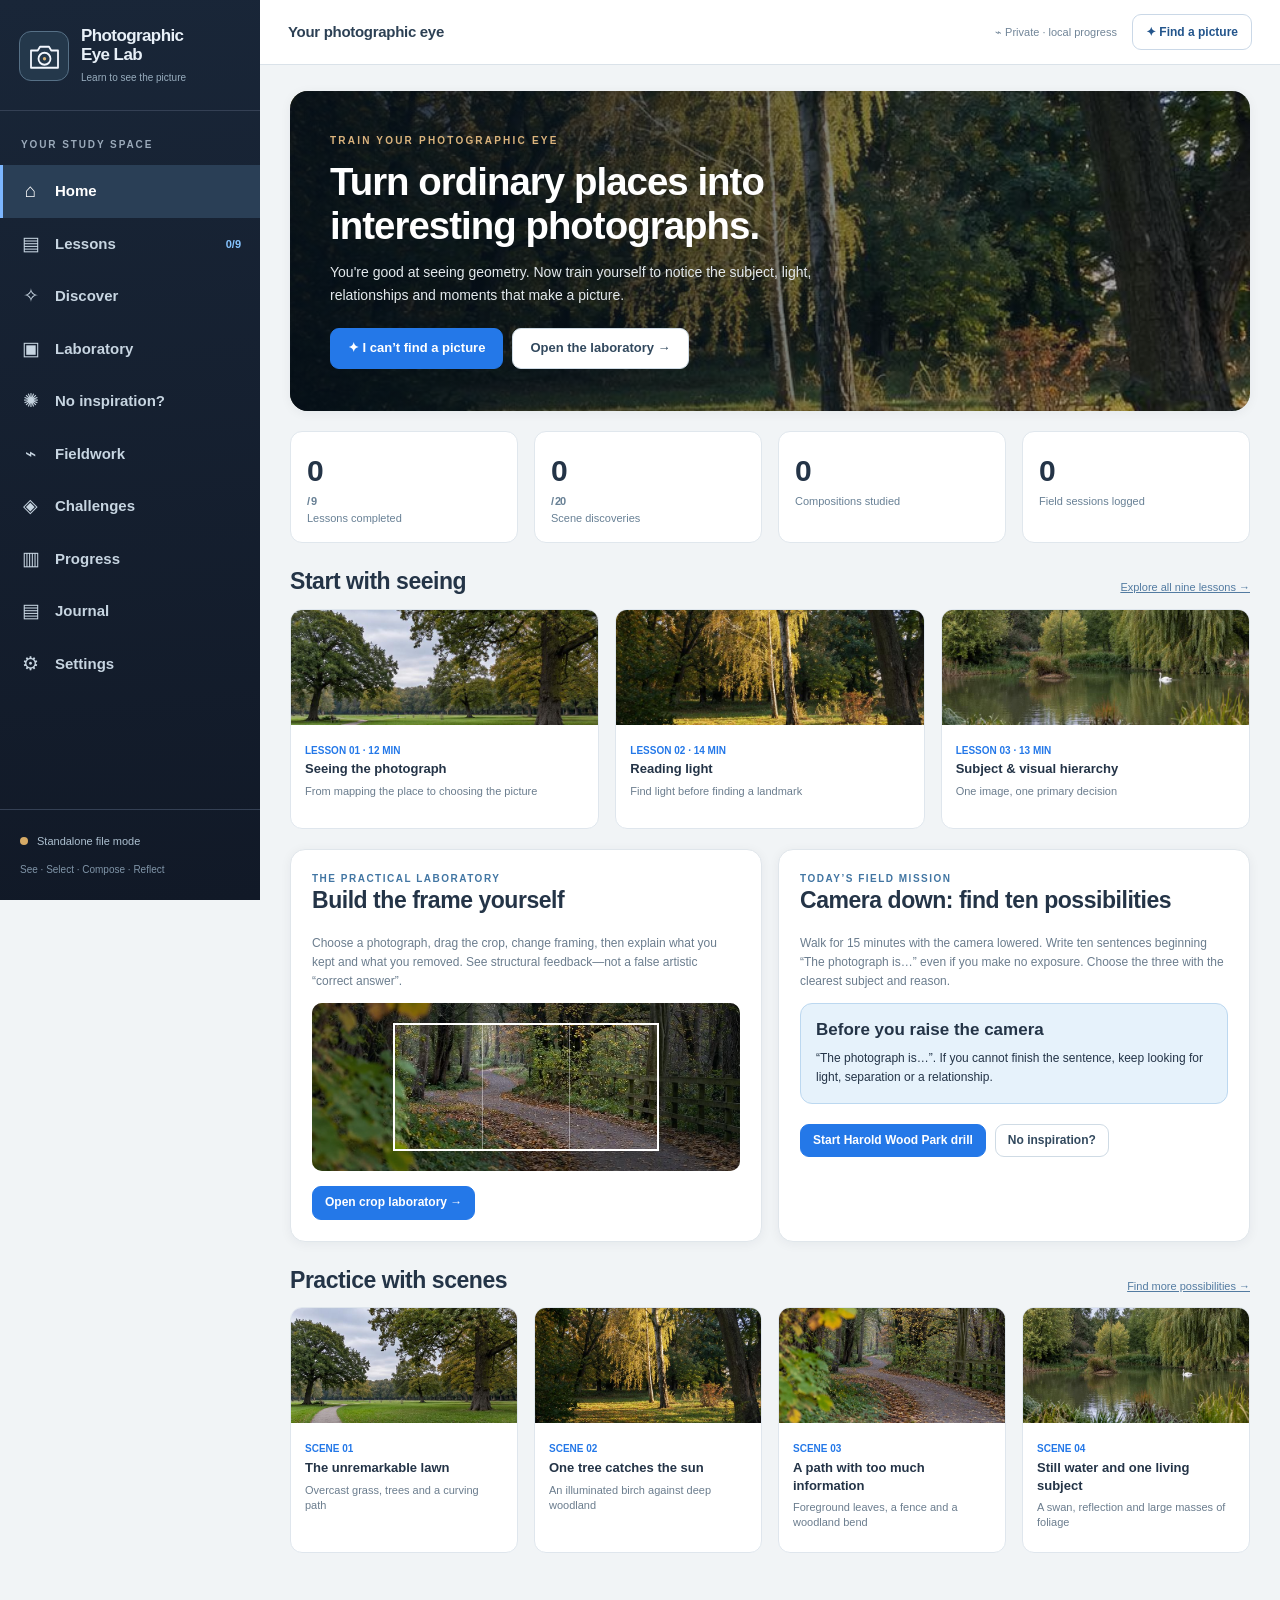
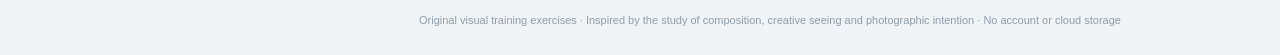
<file: index.html>
<!doctype html>
<html lang="en">
<head>
<meta charset="utf-8" />
<meta name="viewport" content="width=device-width,initial-scale=1,viewport-fit=cover" />
<meta name="theme-color" content="#101a28" />
<meta name="description" content="Offline visual photography training: learn to find a photograph in ordinary places through guided scene discovery, composition practice, fieldwork and feedback." />
<meta name="apple-mobile-web-app-capable" content="yes" />
<meta name="apple-mobile-web-app-title" content="Eye Lab" />
<meta name="apple-mobile-web-app-status-bar-style" content="black-translucent" />
<title>Photographic Eye Lab · Learn to see the picture</title>



<link rel="stylesheet" href="./styles.css">
<link rel="manifest" href="./manifest.webmanifest"><link rel="icon" href="./icons/icon.svg" type="image/svg+xml"><link rel="apple-touch-icon" href="./icons/icon.svg"></head>
<body>
<div class="app-shell">
  <aside class="sidebar" id="sidebar">
    <div class="brand"><div class="brandmark" aria-hidden="true"><svg viewBox="0 0 44 44"><path d="M4 14h9l3-5h12l3 5h9v23H4z" fill="none" stroke="currentColor" stroke-width="2.4" stroke-linejoin="round"/><circle cx="22" cy="25" r="8" fill="none" stroke="currentColor" stroke-width="2.4"/><circle cx="22" cy="25" r="2.2" fill="#dcb577"/></svg></div><div class="brandname"><strong>Photographic<br>Eye Lab</strong><span>Learn to see the picture</span></div></div>
    <div class="sidebar-tag">YOUR STUDY SPACE</div>
    <nav id="side-nav" aria-label="Main navigation"></nav>
    <div class="sidebar-bottom"><div id="cache-status" class="status-chip"><i></i> Checking offline readiness</div><small>See · Select · Compose · Reflect</small></div>
  </aside>
  <div class="app-body">
    <header class="topbar"><div class="top-title"><button class="menu-btn" type="button" id="menu-toggle" aria-label="Toggle menu">☰</button><span id="top-title">Your photographic eye</span></div><div class="top-actions"><span class="privacy-pill">⌁ Private · local progress</span><button class="top-link" type="button" id="quick-discover">✦ Find a picture</button></div></header>
    <main id="page" tabindex="-1"><div class="initial-loading">Preparing your workspace…</div></main>
    <footer class="app-footer">Original visual training exercises · Inspired by the study of composition, creative seeing and photographic intention · No account or cloud storage</footer>
  </div>
</div>
<nav class="mobile-tabs" id="mobile-tabs" aria-label="Mobile navigation"></nav>
<div id="toast" class="toast" role="status" aria-live="polite"></div>
<div id="modal" class="modal-root" aria-live="polite"></div>
<script src="./data.js"></script>
<script src="./app.js"></script>
</body>
</html>
</file>
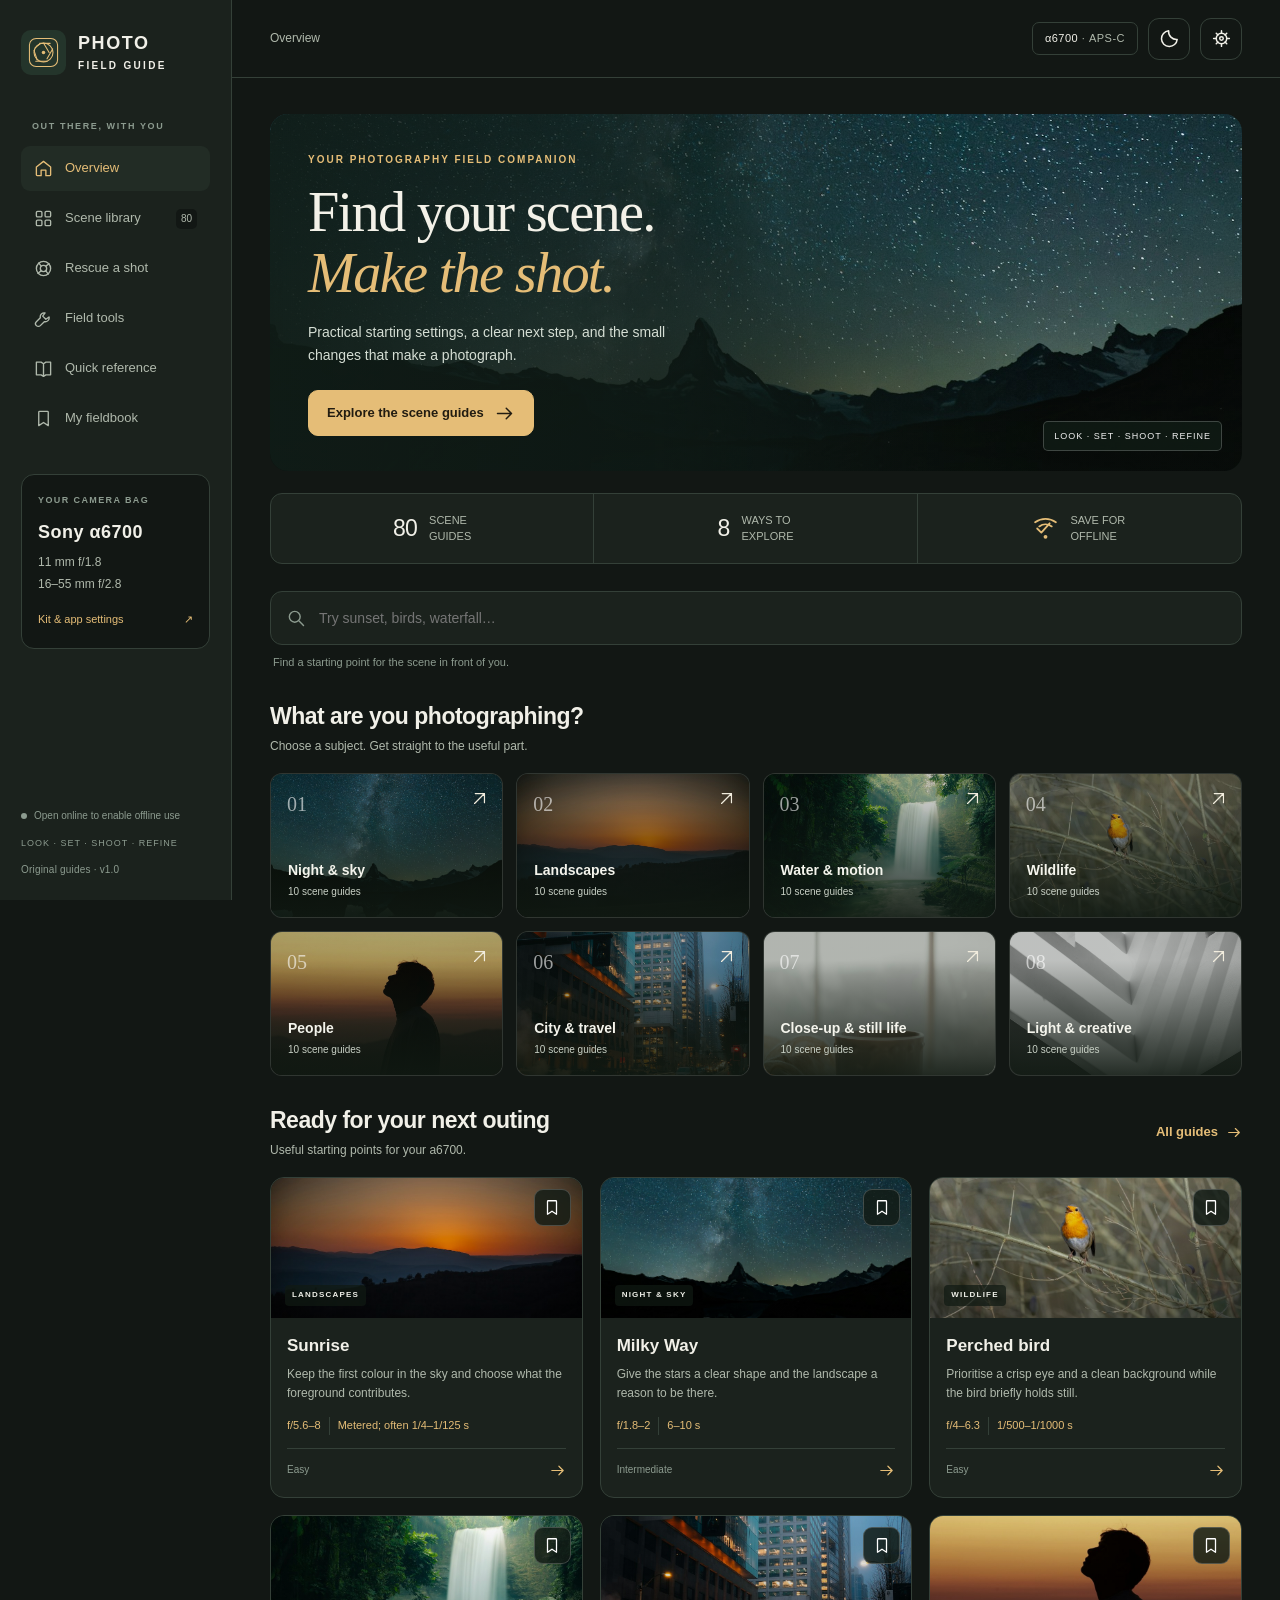
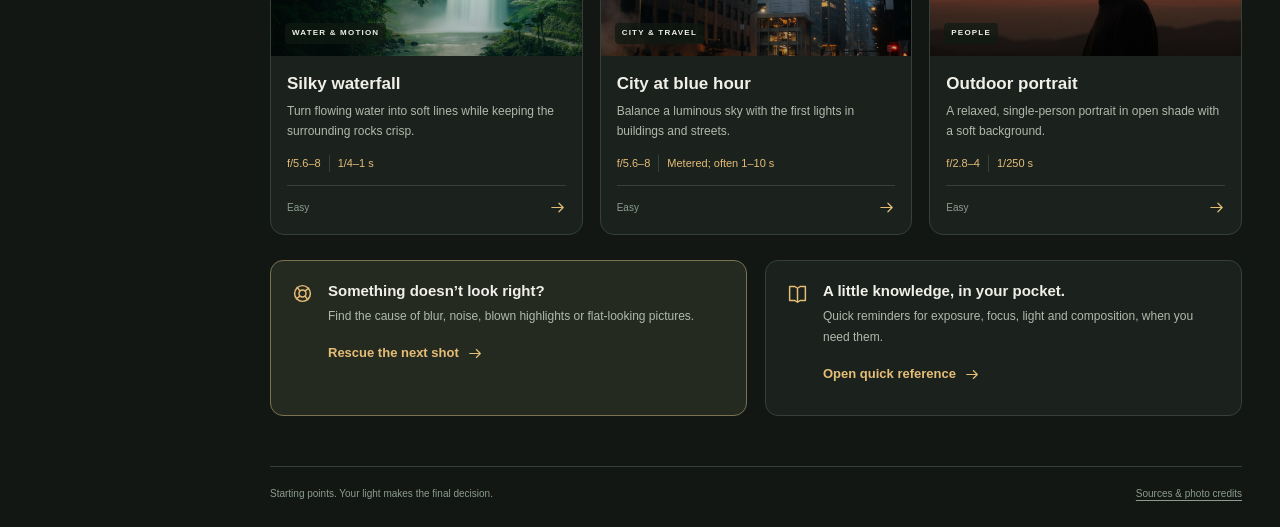
<file: field-guide/index.html>
<!doctype html>
<html lang="en" data-theme="dark">
<head>
  <meta charset="utf-8">
  <meta name="viewport" content="width=device-width,initial-scale=1,viewport-fit=cover">
  <meta name="theme-color" content="#121714">
  <meta name="description" content="80 practical photography scene guides. Starting settings, composition, troubleshooting and field tools, with Sony a6700 guidance. Works offline.">
  <meta name="application-name" content="Photo Field Guide">
  <meta name="apple-mobile-web-app-capable" content="yes">
  <meta name="apple-mobile-web-app-title" content="Field Guide">
  <meta name="apple-mobile-web-app-status-bar-style" content="black-translucent">
  <title>Photo Field Guide · Find your scene</title>
  <link rel="manifest" href="./manifest.webmanifest">
  <link rel="icon" type="image/svg+xml" href="./icons/icon.svg">
  <link rel="apple-touch-icon" href="./icons/apple-touch-icon.png">
  <link rel="stylesheet" href="./styles.css">
  <script src="./data.js" defer></script>
  <script src="./reference.js" defer></script>
  <script src="./calculators.js" defer></script>
  <script src="./app.js" defer></script>
</head>
<body data-app="photo-field-guide">
  <a class="skip-link" href="#main">Skip to content</a>
  <div class="app-shell" id="fg-shell">
    <aside class="sidebar" aria-label="App navigation">
      <a href="#home" class="brand" aria-label="Photo Field Guide home">
        <img src="./icons/icon.svg" alt="" width="45" height="45">
        <span>PHOTO<span class="brand-bottom">FIELD GUIDE</span></span>
      </a>
      <p class="nav-label">OUT THERE, WITH YOU</p>
      <nav id="desktop-nav" aria-label="Main navigation"></nav>
      <div class="sidebar-card"><span class="eyebrow">YOUR CAMERA BAG</span><strong>Sony α6700</strong><p>11 mm f/1.8<br>16–55 mm f/2.8</p><a href="#settings">Kit & app settings <span aria-hidden="true">↗</span></a></div>
      <div class="sidebar-bottom"><span class="offline-status" data-offline-status>Preparing offline files</span><span>LOOK · SET · SHOOT · REFINE</span><small>Original guides · v1.0</small></div>
    </aside>
    <div class="app-body">
      <header class="topbar">
        <a href="#home" class="mobile-brand"><img src="./icons/icon.svg" alt="" width="32" height="32"><span>PHOTO FIELD GUIDE</span></a>
        <span id="section-name" class="desktop-label">Your field companion</span>
        <div class="top-actions"><span class="kit-pill">α6700 <span>· APS-C</span></span><button type="button" class="icon-button" data-action="theme" aria-label="Switch colour theme" title="Switch colour theme"></button><a href="#settings" class="icon-button" aria-label="Settings" id="settings-link"></a></div>
      </header>
      <main id="main" tabindex="-1"><div class="loading-state"><span class="eyebrow">PHOTO FIELD GUIDE</span><h1>Preparing your field guide…</h1><p>Scene settings, practical fixes and a better next shot.</p></div></main>
      <footer class="app-footer"><span>Starting points. Your light makes the final decision.</span><a href="#about">Sources & photo credits</a></footer>
    </div>
  </div>
  <nav class="bottom-nav" id="mobile-nav" aria-label="Mobile navigation"></nav>
  <div id="toast" class="toast" role="status" aria-live="polite"></div>
  <div id="storage-alert" class="storage-alert" role="alert" hidden></div>
  <input type="file" id="import-file" accept="application/json,.json" hidden>
  <noscript><div class="noscript">This guide needs JavaScript enabled. Once loaded, the whole guide works offline.</div></noscript>
</body>
</html>
</file>
<file: styles.css>
:root{--nav:#141e2e;--nav2:#1b283a;--ink:#243447;--muted:#6b7d8e;--line:#dae2e9;--bg:#f1f4f6;--surface:#fff;--a:#2478e8;--ah:#105fc5;--gold:#d6aa66;--soft:#eaf1fc;--green:#2f956d;--r:15px;--shadow:0 2px 12px rgba(26,42,59,.055)}
*{box-sizing:border-box}html{scroll-behavior:smooth}body{margin:0;color:var(--ink);font:15px/1.5 -apple-system,BlinkMacSystemFont,"Segoe UI",Roboto,Arial,sans-serif;background:var(--bg)}button,input,textarea,select{font:inherit}button{cursor:pointer}button:focus-visible,a:focus-visible,input:focus-visible,textarea:focus-visible,select:focus-visible,[tabindex]:focus-visible{outline:3px solid #80b6fa;outline-offset:3px}a{color:var(--a)}h1,h2,h3,h4,p{margin-top:0}h1{font-size:clamp(26px,3vw,40px);line-height:1.15;letter-spacing:-.025em}h2{font-size:23px;line-height:1.25;letter-spacing:-.02em}h3{font-size:17px;line-height:1.3}h4{font-size:14px}p{line-height:1.6}.app-shell{display:flex;min-height:100vh}.sidebar{width:260px;min-width:260px;background:linear-gradient(175deg,#192638,#111927);color:#e8f0f8;display:flex;flex-direction:column;position:sticky;top:0;height:100vh}.brand{display:flex;gap:12px;align-items:center;padding:27px 19px 25px;border-bottom:1px solid #344054}.brandmark{width:50px;height:50px;border:1px solid #567086;border-radius:12px;display:grid;place-items:center;color:#f4f8ff;background:#24384b;flex-shrink:0}.brandmark svg{width:33px}.brandname strong{font-size:17px;letter-spacing:-.035em;line-height:1.1;display:block}.brandname span{display:block;color:#98adbe;font-size:10px;margin-top:6px}.sidebar-tag{font-size:10px;letter-spacing:.19em;color:#9baaba;padding:26px 21px 13px;font-weight:700}.nav-link{appearance:none;color:#c7d5e1;border:0;background:transparent;display:flex;align-items:center;gap:13px;width:100%;padding:12px 19px;text-align:left;font-weight:600;transition:background .15s}.nav-link:hover{background:#25384c;color:#fff}.nav-link.active{background:#2a3f56;color:#fff;border-left:3px solid #7cb6ff;padding-left:16px}.nav-ico{font-size:19px;font-weight:400;width:23px;text-align:center}.nav-link small{margin-left:auto;color:#86c4ff;font-size:11px}.sidebar-bottom{margin-top:auto;padding:23px 20px;border-top:1px solid #344054}.sidebar-bottom small{display:block;color:#8095a8;font-size:10px;margin-top:13px}.status-chip{display:flex;align-items:center;gap:9px;font-size:11px;color:#adc0d0}.status-chip i{width:8px;height:8px;border-radius:50%;background:#d6aa66;flex-shrink:0}.status-chip.ready i{background:#55c58a}.app-body{flex:1;min-width:0;display:flex;flex-direction:column}.topbar{height:65px;position:sticky;top:0;z-index:10;background:rgba(255,255,255,.96);backdrop-filter:blur(12px);border-bottom:1px solid var(--line);display:flex;align-items:center;justify-content:space-between;padding:0 28px}.top-title{font-weight:720;letter-spacing:-.02em;color:#2c4054}.top-actions{display:flex;align-items:center;gap:15px}.privacy-pill{font-size:11px;color:#718598}.menu-btn{display:none;background:transparent;border:0;font-size:20px;margin-right:10px}.top-link{border:1px solid #cad8e7;border-radius:9px;background:#fff;padding:8px 13px;color:#23558c;font-weight:700;font-size:12px}.top-link:hover{background:var(--soft)}#page{flex:1;max-width:1580px;width:100%;margin:0 auto;padding:26px 30px 44px}.app-footer{text-align:center;padding:15px 20px 27px;color:#8e9da9;font-size:11px}.mobile-tabs{display:none}.initial-loading{padding:60px;color:var(--muted);text-align:center}.hero{position:relative;isolation:isolate;min-height:320px;background:#102034 center/cover;border-radius:18px;color:#fff;overflow:hidden;box-shadow:var(--shadow);display:flex;align-items:center}.hero:before{content:"";position:absolute;inset:0;background:linear-gradient(90deg,rgba(5,15,26,.88),rgba(11,25,34,.55) 51%,rgba(17,30,42,.2));z-index:-1}.hero-content{max-width:660px;padding:36px 40px}.eyebrow{text-transform:uppercase;font-size:10px;letter-spacing:.22em;font-weight:800;color:#dbb47d;margin-bottom:12px}.hero h1{max-width:580px;color:#fff;margin-bottom:13px}.hero p{color:#e3e9ed;max-width:520px;font-size:14px;margin-bottom:22px}.btn{appearance:none;background:var(--a);color:#fff;border:1px solid var(--a);border-radius:9px;display:inline-flex;gap:9px;align-items:center;justify-content:center;padding:11px 17px;font-size:13px;font-weight:700;transition:all .15s;text-decoration:none;line-height:1.3}.btn:hover{background:var(--ah);border-color:var(--ah);color:#fff}.btn.secondary{background:white;border-color:#cfdbe5;color:#32495e}.btn.secondary:hover{background:#f2f7fd;border-color:#aac8e8}.btn.dark{background:#27394b;border-color:#27394b}.btn.subtle{background:transparent;color:var(--a);border-color:transparent}.btn.warn{background:#b4574b;border-color:#b4574b}.btn:disabled{opacity:.5;cursor:not-allowed}.btn.sm{font-size:12px;padding:8px 12px}.btn-row{display:flex;gap:9px;align-items:center;flex-wrap:wrap}.section-head{display:flex;align-items:end;justify-content:space-between;gap:15px;margin:24px 0 13px}.section-head h2,.section-head h3{margin:0}.section-head small{color:var(--muted)}.section-kicker{font-size:10px;font-weight:800;letter-spacing:.15em;color:#4276a3;text-transform:uppercase}.grid{display:grid;gap:16px}.grid-2{grid-template-columns:repeat(2,minmax(0,1fr))}.grid-3{grid-template-columns:repeat(3,minmax(0,1fr))}.grid-4{grid-template-columns:repeat(4,minmax(0,1fr))}.panel{background:var(--surface);border-radius:var(--r);border:1px solid #e0e6eb;box-shadow:var(--shadow);padding:21px;min-width:0}.panel.no-pad{padding:0;overflow:hidden}.panel h3{margin-bottom:8px}.muted{color:var(--muted)}.small{font-size:12px}.tiny{font-size:11px}.mb0{margin-bottom:0}.mt20{margin-top:20px}.mt12{margin-top:12px}.list-clean{padding-left:18px}.list-clean li{margin:9px 0}.list-clean li::marker{color:var(--a)}.feature-card{position:relative;border-radius:12px;overflow:hidden;background:#fff;border:1px solid #dfe6ed;min-height:220px;cursor:pointer;transition:transform .15s,box-shadow .15s}.feature-card:hover{transform:translateY(-3px);box-shadow:0 12px 24px rgba(18,32,45,.09)}.feature-card .photo{height:115px;background:#cdd6d9 center/cover}.feature-card .feature-info{padding:13px 14px 15px}.feature-card strong{display:block;font-size:13px;line-height:1.35}.feature-card p{font-size:11px;color:var(--muted);line-height:1.4;margin:6px 0}.feature-card .tag{font-size:10px;color:var(--a);font-weight:750}.lesson-grid{display:grid;grid-template-columns:repeat(3,minmax(0,1fr));gap:14px}.lesson-card{padding:18px;border-radius:13px;background:white;border:1px solid #dce5ed;cursor:pointer;transition:transform .15s}.lesson-card:hover{transform:translateY(-2px);border-color:#b6d4f2}.lesson-no{display:inline-block;font-size:24px;line-height:1;font-weight:800;color:#84a7cc;margin-bottom:14px}.lesson-card h3{margin-bottom:6px}.lesson-card p{font-size:12px;color:var(--muted);margin-bottom:12px}.pill{display:inline-flex;align-items:center;gap:5px;font-size:10px;font-weight:750;padding:5px 9px;border-radius:20px;background:#edf3fa;color:#416b8f}.pill.green{background:#e3f4ec;color:#287854}.pill.gold{background:#fff1dd;color:#8b6537}.pill.red{background:#fff0ed;color:#9a5348}.head-panel{margin-bottom:20px;display:flex;justify-content:space-between;gap:20px;align-items:end}.head-panel h1{font-size:31px;margin:4px 0 7px}.head-panel p{color:var(--muted);max-width:760px;margin:0}.back-link{background:transparent;border:0;color:#376eac;padding:0;display:inline-flex;align-items:center;gap:4px;font-weight:700;font-size:12px;margin-bottom:10px}.lesson-hero{display:grid;grid-template-columns:minmax(0,1.2fr) minmax(0,.8fr);min-height:270px;border-radius:14px;overflow:hidden;background:#19283a;color:#fff;margin-bottom:20px}.lesson-hero .lesson-photo{background-position:center;background-size:cover;min-height:255px}.lesson-hero .lesson-intro{padding:28px;display:flex;flex-direction:column;justify-content:center}.lesson-hero h2{font-size:26px;color:#fff}.lesson-hero p{font-size:13px;color:#c5d3df;margin-bottom:15px}.lesson-hero .eyebrow{margin-bottom:5px}.lesson-hero .pill{align-self:flex-start}.principles{display:grid;grid-template-columns:repeat(2,minmax(0,1fr));gap:13px}.principle{padding:18px;border:1px solid #dfE7ec;background:#fff;border-radius:12px}.principle .index{display:grid;place-items:center;width:26px;height:26px;background:#e6effa;color:#3371b4;font-size:11px;border-radius:7px;font-weight:850;margin-bottom:13px}.principle h3{font-size:15px;margin-bottom:6px}.principle p{color:var(--muted);font-size:12px;margin:0}.exercise-box{border-left:4px solid var(--gold);padding:19px 22px;background:#fffaf2;border-radius:10px;margin-top:18px}.exercise-box h3{margin-bottom:8px}.exercise-box p{margin:0}.quote{font-size:19px;line-height:1.4;color:#2d455b;border-left:3px solid var(--gold);padding-left:15px;font-weight:650}.note{background:#f2f6fa;border:1px solid #e2eaf0;border-radius:10px;padding:14px 16px;margin-top:13px}.divider{height:1px;background:#e4ebf0;margin:19px 0}.scene-banner{display:grid;grid-template-columns:1.3fr 1fr;gap:0;border-radius:14px;overflow:hidden;background:#1b2939;color:#fff}.scene-banner .picture{min-height:280px;background-position:center;background-size:cover}.scene-banner .scene-summary{padding:28px}.scene-banner p{color:#c3d1df;font-size:13px}.scene-banner h2{color:white}.scene-picker{display:flex;gap:10px;flex-wrap:wrap;margin-bottom:14px}.scene-tab{border:1px solid #cad7e2;background:#fff;padding:8px 12px;border-radius:8px;color:#354e66;font-size:12px;font-weight:700}.scene-tab.active{background:#2a5e9c;border-color:#2a5e9c;color:white}.scene-map{width:100%;position:relative;aspect-ratio:3/2;border-radius:12px;overflow:hidden;background:#283b44;touch-action:manipulation}.scene-map img{width:100%;height:100%;display:block;object-fit:cover}.hotspot{position:absolute;transform:translate(-50%,-50%);width:28px;height:28px;border:2px solid white;background:#237bd9c9;color:#fff;border-radius:50%;box-shadow:0 0 0 7px rgba(35,123,217,.20);display:grid;place-items:center;font-size:11px;font-weight:800;transition:transform .15s;z-index:2}.hotspot:hover,.hotspot.open{transform:translate(-50%,-50%) scale(1.18);background:#c8873e}.hotspot.open{box-shadow:0 0 0 7px rgba(215,165,105,.22)}.hotspot.hidden-point{opacity:.75;background:#204c6c}.reveal-card{min-height:210px;border-radius:12px;border:1px solid #dde6ee;padding:18px;background:#fff}.reveal-card h3{margin-top:2px}.reveal-card p{font-size:13px;color:#53697c}.feedback-key{border-left:3px solid #dba15b;background:#fff8ef;border-radius:6px;padding:10px;font-size:12px;margin:12px 0}.lab-layout{display:grid;grid-template-columns:minmax(0,1.7fr) minmax(260px,1fr);gap:16px}.canvas-shell{background:#0f1925;border-radius:12px;padding:12px}.canvas-wrap{position:relative;touch-action:none;user-select:none;border-radius:6px;overflow:hidden;line-height:0}.canvas-wrap canvas{width:100%;height:auto;display:block;touch-action:none;cursor:crosshair}.canvas-help{font-size:11px;color:#bacad7;margin-top:12px}.control{margin:13px 0}.control label{display:flex;justify-content:space-between;gap:12px;font-size:12px;font-weight:750;color:#3d5267;margin-bottom:6px}.control input[type=range]{width:100%;accent-color:#286cbd}.control input[type=text],.control input[type=number],.control select{width:100%;border:1px solid #cedce8;border-radius:8px;padding:10px 11px;background:#fff;color:#304456}.seg{display:flex;gap:4px;padding:4px;border-radius:10px;background:#ecf2f7}.seg button{flex:1;border:0;background:transparent;padding:8px 6px;border-radius:8px;font-size:12px;font-weight:700;color:#657c90}.seg button.active{background:#fff;box-shadow:0 1px 4px #0001;color:#215c9c}.field{display:flex;flex-direction:column;gap:6px;margin:12px 0}.field span{font-size:12px;font-weight:800;color:#3f556a}.field input,.field textarea,.field select{border:1px solid #ccd9e3;border-radius:9px;padding:10px 12px;background:#fff;color:#2a3e50;width:100%;font-size:13px}.field textarea{min-height:84px;resize:vertical}.field small{color:#758596}.coach-output{background:#eaf4fd;border:1px solid #cbdef0;padding:14px;border-radius:10px;font-size:12px}.coach-output ul{padding-left:18px;margin:8px 0 0}.coach-output li{margin:6px 0}.find-stage{display:flex;gap:12px;align-items:center;margin:15px 0}.stepnum{height:40px;width:40px;flex:0 0 40px;border-radius:12px;display:grid;place-items:center;background:#d8e8fb;color:#276ab1;font-size:18px;font-weight:900}.prompt-card{background:#f8fbfd;padding:17px;border:1px solid #d7e6ef;border-radius:11px;margin-top:15px}.prompt-card h3{margin-bottom:5px}.prompt-card p{font-size:13px;color:#556e84}.step-progress{display:flex;gap:5px;margin:17px 0}.step-progress span{height:6px;border-radius:10px;flex:1;background:#dfe8f1}.step-progress span.active{background:#3382dc}.step-progress span.done{background:#75b995}.radio-option{display:block;border:1px solid #d7e3ed;border-radius:10px;background:#fff;padding:12px 13px;margin:9px 0;font-size:13px;cursor:pointer}.radio-option:has(input:checked){background:#eef6ff;border-color:#80b7ed}.radio-option input{accent-color:#2478e8;margin-right:10px}.question-no{font-size:11px;letter-spacing:.14em;text-transform:uppercase;color:var(--a);font-weight:900}.quiz-options{display:grid;gap:9px;margin:18px 0}.quiz-option{border:1px solid #d6e0e9;background:white;padding:13px 16px;text-align:left;border-radius:10px;color:#334a60;font-size:13px}.quiz-option:hover{background:#f0f7ff}.quiz-option.chosen{border-color:#408bdb;background:#e7f3ff}.quiz-option.correct{background:#e7f7ed;border-color:#68ad83}.quiz-option.wrong{background:#fff0ec;border-color:#d28982}.quiz-option:disabled{cursor:default}.quiz-feedback{background:#f0f7fd;border-radius:11px;padding:14px;border:1px solid #d3e3f0}.quiz-feedback h3{margin-bottom:7px}.quiz-feedback p{margin:0}.mini-stat{background:#fff;border:1px solid #e0e7ed;padding:16px;border-radius:12px}.mini-stat .value{font-size:30px;font-weight:850;letter-spacing:-.035em}.mini-stat small{display:block;color:#688095;font-size:11px}.progress-bar{width:100%;height:8px;background:#e6edf3;border-radius:10px;overflow:hidden}.progress-bar span{display:block;height:100%;background:linear-gradient(90deg,#347ad1,#6fb3ea);border-radius:10px;max-width:100%;transition:width .2s}.skill-row{margin:13px 0}.skill-row .row-head{display:flex;justify-content:space-between;font-size:12px;margin-bottom:7px;font-weight:650}.assignment-card{background:white;border:1px solid #dae4ec;padding:18px;border-radius:12px;display:flex;flex-direction:column;gap:6px}.assignment-card h3{margin:5px 0 0}.assignment-card p{color:var(--muted);font-size:12px;margin-bottom:4px;flex:1}.assignment-card .btn{align-self:flex-start;margin-top:5px}.checkline{display:flex;align-items:flex-start;gap:10px;margin:13px 0;font-size:13px}.checkline input{margin-top:4px;accent-color:#2478e8;width:17px;height:17px}.journal-entry{padding:16px;border:1px solid #dee8ef;border-radius:11px;background:#fff;margin:10px 0}.journal-entry .entry-title{display:flex;align-items:center;justify-content:space-between;gap:15px}.journal-entry h3{margin:0 0 4px}.journal-entry p{font-size:12px;color:#516679;margin:8px 0}.journal-entry time{font-size:10px;color:#8899a8}.empty{display:grid;justify-items:center;padding:40px;text-align:center;color:#75899b;background:#fff;border:1px dashed #cbdbe7;border-radius:12px}.empty strong{color:#3d556b;margin:8px 0}.empty .symbol{font-size:35px}.reference{display:grid;grid-template-columns:1fr 1fr;gap:10px}.reference .panel{padding:16px}.ref-title{font-weight:800;font-size:13px}.reference p{font-size:12px;margin-bottom:0;color:var(--muted)}.toast{position:fixed;left:50%;bottom:25px;transform:translate(-50%,15px);background:#17283a;color:white;padding:11px 17px;border-radius:10px;box-shadow:0 8px 25px #0003;font-size:12px;z-index:120;opacity:0;pointer-events:none;transition:opacity .18s,transform .18s;max-width:min(92vw,500px);text-align:center}.toast.show{opacity:1;transform:translate(-50%,0)}.modal-root:empty{display:none}.modal-root{position:fixed;inset:0;z-index:80;background:rgba(5,16,30,.7);display:grid;place-items:center;padding:20px}.modal-box{width:min(710px,96vw);max-height:90vh;overflow-y:auto;background:#fff;padding:25px;border-radius:15px;box-shadow:0 18px 75px #0004}.modal-head{display:flex;align-items:start;justify-content:space-between;gap:15px}.modal-head button{background:none;border:0;color:#566c80;font-size:25px}.session-textarea{width:100%;min-height:120px;border:1px solid #d1dce6;border-radius:10px;padding:12px;resize:vertical}.progress-dots{display:flex;gap:7px;margin:10px 0 20px}.progress-dots span{height:7px;border-radius:10px;flex:1;background:#dfe8ef}.progress-dots span.on{background:var(--a)}.bullet-feature{border-top:1px solid #e0e9ef;padding:13px 0}.bullet-feature strong{font-size:13px}.bullet-feature p{font-size:12px;color:var(--muted);margin:4px 0}.photo-label{font-size:11px;color:#66829c;margin-top:8px}.two-line{display:-webkit-box;-webkit-line-clamp:2;-webkit-box-orient:vertical;overflow:hidden}.muted-link{background:none;border:0;color:#537ba1;font-size:11px;text-decoration:underline;padding:0}.floating-tip{background:#e6f2fb;border:1px solid #bcd8f0;border-radius:12px;padding:15px}.floating-tip h3{margin-bottom:8px}.page-meta{font-size:11px;letter-spacing:.12em;color:#6692bb;font-weight:800}.flow-col{display:flex;flex-direction:column;gap:15px}.quick-panel{background:#112234;color:white;padding:18px;border-radius:13px}.quick-panel p{color:#c5d3df;font-size:12px}.quick-panel h3{color:#fff}.score-star{font-size:40px;font-weight:850;color:var(--green)}
@media (max-width:1180px){.sidebar{width:225px;min-width:225px}.brand{padding-left:13px;padding-right:10px}#page{padding:21px 22px}.grid-4{grid-template-columns:repeat(2,minmax(0,1fr))}.lesson-grid{grid-template-columns:repeat(2,minmax(0,1fr))}}
@media (max-width:880px){.sidebar{position:fixed;left:0;top:0;bottom:0;transform:translateX(-110%);z-index:40;box-shadow:15px 0 50px #0002;transition:transform .2s}.sidebar.open{transform:translateX(0)}.menu-btn{display:inline-flex}.topbar{padding:0 18px}.top-actions .privacy-pill{display:none}.grid-3{grid-template-columns:repeat(2,minmax(0,1fr))}.lab-layout,.lesson-hero,.scene-banner{grid-template-columns:1fr}.lesson-hero .lesson-photo,.scene-banner .picture{min-height:230px}.mobile-tabs{display:flex;position:fixed;bottom:0;left:0;right:0;z-index:35;background:#182537;border-top:1px solid #33495d;padding-bottom:env(safe-area-inset-bottom);box-shadow:0 -5px 18px #0002}.mobile-tabs button{flex:1;min-width:0;border:0;background:transparent;color:#a7bacc;padding:9px 2px;font-size:17px;display:flex;align-items:center;justify-content:center;flex-direction:column;gap:1px}.mobile-tabs button small{font-size:9px}.mobile-tabs button.active{color:#fff;background:#2b4864}#page{padding-bottom:100px}.app-footer{padding-bottom:92px}.toast{bottom:78px}}
@media (max-width:600px){#page{padding:13px 13px 100px}.topbar{height:58px}.top-title{font-size:13px}.top-link{padding:7px 9px;font-size:11px}.hero{min-height:325px;align-items:flex-end}.hero-content{padding:25px 23px 27px}.hero h1{font-size:28px}.hero p{font-size:12px}.section-head{margin-top:18px;align-items:start}.section-head h2{font-size:19px}.grid-2,.grid-3,.grid-4,.lesson-grid,.principles,.reference{grid-template-columns:1fr}.panel{padding:17px}.feature-card{min-height:auto}.feature-card .photo{height:135px}.lesson-hero .lesson-intro{padding:21px}.lesson-hero h2{font-size:22px}.scene-banner .scene-summary{padding:19px}.head-panel{align-items:start;flex-direction:column;gap:7px;margin-bottom:15px}.head-panel h1{font-size:26px}.scene-map{aspect-ratio:3/2}.hotspot{width:25px;height:25px;font-size:10px}.modal-box{padding:18px}.app-footer{font-size:10px}}
@media(prefers-reduced-motion:reduce){*{transition:none!important;scroll-behavior:auto!important}}
</file>
<file: field-guide/styles.css>
@charset "UTF-8";
:root{color-scheme:dark;--bg:#121714;--panel:#1b221d;--raised:#222c25;--border:#344038;--text:#f1f0e8;--muted:#b0b9ac;--faint:#8c9b8f;--accent:#e5bd77;--accent-ink:#221c11;--green:#adc6a4;--shadow:0 16px 48px #0003;--radius:18px;--side:232px;--sans:-apple-system,BlinkMacSystemFont,"Segoe UI",sans-serif;--serif:Georgia,"Times New Roman",serif}
:root[data-theme=light]{color-scheme:light;--bg:#f5f3ec;--panel:#fffdf7;--raised:#eceee4;--border:#ced5c8;--text:#1c2a20;--muted:#586651;--faint:#63735c;--accent:#77541c;--accent-ink:#fff7e5;--green:#365b36;--shadow:0 15px 40px #2732200c}
:root[data-theme=red]{color-scheme:dark;--bg:#120b0b;--panel:#1d1111;--raised:#2a1717;--border:#4b2929;--text:#d29287;--muted:#b47b72;--faint:#a76f66;--accent:#cc6d58;--accent-ink:#190808;--green:#b46c5e;--shadow:none}
*{box-sizing:border-box}html{scroll-behavior:smooth;scroll-padding-top:85px}body{margin:0;background:var(--bg);color:var(--text);font-family:var(--sans);font-size:15px;line-height:1.6;-webkit-text-size-adjust:100%}a{color:inherit;text-decoration:none}button,input,select,textarea{font:inherit}button,a,input,textarea,select{-webkit-tap-highlight-color:transparent}button{cursor:pointer}button{color:inherit}button:disabled{cursor:default;opacity:.55}button,input,select,textarea{border-radius:10px}input,textarea,select{color:var(--text);background:var(--bg);border:1px solid var(--border);padding:12px 14px;min-height:46px;width:100%}input:focus,textarea:focus,select:focus{outline:2px solid var(--accent);outline-offset:2px}textarea{resize:vertical;min-height:140px}input[type=checkbox]{width:19px;height:19px;min-height:0;padding:0;accent-color:var(--accent);flex:none}input[type=range]{padding:0;accent-color:var(--accent)}button:focus-visible,a:focus-visible,summary:focus-visible{outline:2px solid var(--accent);outline-offset:4px}img{display:block;max-width:100%}svg{width:21px;height:21px;flex:none;stroke-width:1.7}h1,h2,h3,h4,p{margin:0}h1{font-size:clamp(32px,3.7vw,49px);font-weight:600;line-height:1.12;letter-spacing:-1.6px}h2{font-size:23px;font-weight:600;letter-spacing:-.5px;line-height:1.3}h3{font-size:18px;font-weight:600;line-height:1.4}p{color:var(--muted)}button{border:0;background:none}small{font-size:12px}ul,ol{padding-left:22px;margin:10px 0}li{padding-left:3px;margin:6px 0}::selection{background:var(--accent);color:var(--accent-ink)}[hidden]{display:none!important}.skip-link{position:fixed;top:-80px;left:20px;z-index:1000;background:var(--accent);color:var(--accent-ink);padding:12px}.skip-link:focus{top:12px}.eyebrow{font-size:10px;letter-spacing:2px;font-weight:700;line-height:1.5;color:var(--accent);display:block}.muted{color:var(--muted)}.small{font-size:12px}.nowrap{white-space:nowrap}.text-link{color:var(--accent);font-weight:600;font-size:13px;display:inline-flex;align-items:center;gap:8px;min-height:44px}.text-link svg{width:16px}.button{display:inline-flex;align-items:center;justify-content:center;gap:10px;min-height:46px;padding:11px 18px;border-radius:10px;border:1px solid var(--border);background:var(--raised);font-weight:600;font-size:13px;line-height:1.45;text-align:center}.button:hover{filter:brightness(1.12)}.button.primary{background:var(--accent);color:var(--accent-ink);border-color:var(--accent)}.button.quiet{background:transparent}.button.small-button{min-height:38px;padding:8px 12px;font-size:12px}.icon-button{display:inline-flex;align-items:center;justify-content:center;min-width:42px;height:42px;border:1px solid var(--border);border-radius:11px;background:transparent}.icon-button:hover{background:var(--raised)}.icon-button.active{color:var(--accent);background:var(--raised)}.pill{display:inline-flex;align-items:center;gap:6px;font-size:11px;line-height:1.4;padding:5px 9px;border-radius:6px;border:1px solid var(--border);color:var(--muted)}.pill.gold{color:var(--accent);background:color-mix(in srgb,var(--accent) 8%,var(--panel))}.flex{display:flex;align-items:center;gap:10px}.wrap{flex-wrap:wrap}.between{justify-content:space-between}.stack{display:grid;gap:18px}.space-top{margin-top:25px}.line{height:1px;background:var(--border);margin:24px 0}
.app-shell{min-height:100vh}.sidebar{position:fixed;inset:0 auto 0 0;width:var(--side);z-index:20;padding:30px 21px 22px;background:var(--panel);border-right:1px solid var(--border);display:flex;flex-direction:column;overflow:auto}.brand{display:flex;gap:12px;align-items:center;line-height:1.1;font-size:18px;letter-spacing:1.6px;font-weight:700;margin-bottom:44px}.brand-bottom{font-size:10px;letter-spacing:2.3px;display:block;margin-top:7px}.nav-label{font-size:9px;letter-spacing:1.6px;font-weight:700;margin:0 11px 13px;color:var(--faint)}.nav-item{display:flex;align-items:center;gap:12px;border-radius:9px;padding:12px 13px;font-size:13px;color:var(--muted);margin-bottom:5px;min-height:45px}.nav-item:hover{background:var(--raised);color:var(--text)}.nav-item.active{background:var(--raised);color:var(--accent)}.nav-item svg{width:19px}.nav-item .count{font-size:10px;margin-left:auto;background:var(--bg);border-radius:5px;padding:2px 5px}.sidebar-card{margin:28px 0;padding:19px 16px;border:1px solid var(--border);border-radius:13px;background:var(--bg)}.sidebar-card .eyebrow{font-size:9px;letter-spacing:1.4px;color:var(--faint)}.sidebar-card strong{display:block;font-size:18px;margin:10px 0 4px;letter-spacing:.5px}.sidebar-card p{font-size:12px;line-height:1.9}.sidebar-card a{display:flex;justify-content:space-between;color:var(--accent);font-size:11px;margin-top:15px}.sidebar-bottom{margin-top:auto;display:grid;gap:12px;color:var(--faint);font-size:9px;letter-spacing:1px}.sidebar-bottom small{font-size:10px;letter-spacing:.2px}.offline-status{font-size:10px;letter-spacing:0;display:inline-flex;align-items:center;gap:7px}.offline-status:before{content:"";height:6px;width:6px;background:var(--faint);border-radius:50%;flex:none}.offline-status.ready:before{background:var(--green)}.app-body{margin-left:var(--side);min-width:0}.topbar{height:78px;padding:0 38px;border-bottom:1px solid var(--border);display:flex;align-items:center;justify-content:space-between;gap:12px;background:var(--bg)}.desktop-label{font-size:12px;color:var(--muted)}.top-actions{display:flex;align-items:center;gap:10px}.kit-pill{font-size:11px;padding:7px 12px;border:1px solid var(--border);border-radius:7px;letter-spacing:.5px}.kit-pill span{color:var(--muted)}.mobile-brand{display:none}.bottom-nav{display:none}main{max-width:1450px;margin:auto;padding:36px 38px 50px;min-height:calc(100vh - 152px);outline:none}.app-footer{margin:0 38px;padding:19px 0 25px;border-top:1px solid var(--border);font-size:10px;color:var(--faint);display:flex;justify-content:space-between;gap:20px}.app-footer a{text-decoration:underline;text-underline-offset:3px}.page-intro{display:flex;align-items:flex-end;justify-content:space-between;gap:20px;margin-bottom:25px}.page-intro h1{margin:9px 0 12px}.page-intro p{font-size:14px;max-width:660px}.section-heading{display:flex;justify-content:space-between;align-items:center;gap:15px;margin:30px 0 17px}.section-heading p{font-size:12px;margin-top:5px}.hero{position:relative;isolation:isolate;min-height:352px;border-radius:var(--radius);overflow:hidden;background:#1d2725}.hero img{position:absolute;inset:0;width:100%;height:100%;object-fit:cover;object-position:center 70%;z-index:-2}.hero:after{content:"";position:absolute;inset:0;z-index:-1;background:linear-gradient(90deg,#101c17ed 0%,#101c17bf 40%,#101c1710 80%),linear-gradient(0deg,#101c175e,transparent 70%)}.hero-content{padding:38px 38px 35px;color:#f3f1e8;max-width:620px}.hero .eyebrow{color:#e5bd77}.hero h1{font-family:var(--serif);font-weight:400;font-size:clamp(38px,4.4vw,59px);letter-spacing:-1.7px;margin:15px 0 17px;line-height:1.08}.hero h1 em{color:#e5bd77;font-weight:400}.hero p{color:#d5ded4;font-size:14px;max-width:360px;line-height:1.7;margin-bottom:22px}.hero .button{background:#e5bd77;color:#221c11;border-color:#e5bd77}.hero-tag{position:absolute;right:20px;bottom:20px;font-size:9px;letter-spacing:1px;color:#eee;background:#122018ad;padding:7px 10px;border:1px solid #fff3;border-radius:5px}.stats-strip{display:grid;grid-template-columns:repeat(3,1fr);gap:0;margin:22px 0 27px;border:1px solid var(--border);border-radius:12px;background:var(--panel)}.stat{display:flex;align-items:center;justify-content:center;gap:12px;padding:16px}.stat:not(:last-child){border-right:1px solid var(--border)}.stat strong{font-size:23px;font-weight:500;letter-spacing:-.8px}.stat span{font-size:11px;color:var(--muted);line-height:1.4}.stat svg{color:var(--accent);width:25px;height:25px}.search-field{position:relative}.search-field>svg{position:absolute;left:16px;top:50%;transform:translateY(-50%);color:var(--faint);width:20px}.search-field input{padding-left:48px;background:var(--panel);border-radius:12px;min-height:54px;font-size:14px;padding-right:48px}.search-field button{position:absolute;right:10px;top:8px;min-width:38px;height:38px;color:var(--muted)}.search-helper{font-size:11px;color:var(--faint);margin:9px 3px 0}.category-grid{display:grid;grid-template-columns:repeat(4,minmax(0,1fr));gap:13px}.category-tile{position:relative;overflow:hidden;border-radius:12px;min-height:145px;padding:17px;display:flex;flex-direction:column;justify-content:flex-end;background:var(--panel);isolation:isolate;border:1px solid #ffffff17}.category-tile img{position:absolute;inset:0;width:100%;height:100%;object-fit:cover;z-index:-2;transition:transform .35s}.category-tile:after{content:"";position:absolute;inset:0;background:linear-gradient(0deg,#101912e8 0%,#10191240 80%);z-index:-1}.category-tile:hover img{transform:scale(1.04)}.category-tile strong{font-size:14px;line-height:1.3;color:#f4f4ec}.category-tile span{font-size:10px;color:#c8d0c5;margin-top:5px}.category-tile svg{position:absolute;top:14px;right:14px;color:#f1ecdd;width:17px}.category-tile .category-number{position:absolute;top:14px;left:16px;font-family:var(--serif);font-size:20px;color:#fff9;margin:0}.scene-grid{display:grid;grid-template-columns:repeat(3,minmax(0,1fr));gap:17px}.scene-card{border:1px solid var(--border);border-radius:14px;background:var(--panel);overflow:hidden;position:relative;transition:border-color .18s,transform .18s;min-width:0}.scene-card:hover{border-color:var(--faint);transform:translateY(-2px)}.card-image{height:140px;position:relative;overflow:hidden;background:var(--raised)}.card-image img{height:100%;width:100%;object-fit:cover}.card-image:after{content:"";position:absolute;inset:0;background:linear-gradient(0deg,#0005,transparent)}.card-image .category-label{position:absolute;left:14px;bottom:12px;z-index:1;background:#101912b8;color:#eeefe7;padding:4px 7px;border-radius:4px;font-size:8px;font-weight:700;letter-spacing:1.2px;text-transform:uppercase}.save-button{position:absolute;top:11px;right:11px;z-index:3;background:#131c16d6;border:1px solid #fff3;border-radius:9px;color:#fff;display:grid;place-items:center;width:37px;height:37px}.save-button.saved{color:#e5bd77}.save-button svg{width:18px}.card-content{padding:16px}.card-content h3{font-size:17px;margin-bottom:7px}.card-content p{font-size:12px;line-height:1.6;display:-webkit-box;-webkit-line-clamp:2;-webkit-box-orient:vertical;overflow:hidden;min-height:38px}.card-settings{display:flex;gap:8px;flex-wrap:wrap;margin:14px 0 2px;color:var(--accent);font-size:11px}.card-settings span{border-right:1px solid var(--border);padding-right:8px;max-width:100%}.card-settings span:last-child{border:0;padding-right:0}.card-footer{border-top:1px solid var(--border);margin-top:13px;padding-top:11px;display:flex;align-items:center;justify-content:space-between;font-size:10px;color:var(--faint)}.card-footer svg{width:17px;color:var(--accent)}.card-link{display:block}.filter-bar{display:flex;gap:8px;overflow-x:auto;padding:4px 0 12px;margin:14px 0 10px;scrollbar-width:thin}.filter-chip{white-space:nowrap;min-height:38px;padding:7px 13px;border:1px solid var(--border);border-radius:8px;font-size:11px;color:var(--muted);background:var(--panel)}.filter-chip.active{background:var(--accent);color:var(--accent-ink);border-color:var(--accent)}.results-bar{display:flex;align-items:center;justify-content:space-between;margin-bottom:17px;color:var(--muted);font-size:12px}.sort-select{width:auto;min-height:38px;padding:7px 11px;font-size:11px}.callout{border:1px solid var(--border);border-radius:13px;padding:19px 21px;background:var(--panel);display:flex;align-items:flex-start;gap:15px}.callout>svg{color:var(--accent);margin-top:3px}.callout h3{font-size:15px;margin-bottom:5px}.callout p{font-size:12px;line-height:1.7}.callout.warm{border-color:color-mix(in srgb,var(--accent) 40%,var(--border));background:color-mix(in srgb,var(--accent) 5%,var(--panel))}.callout .text-link{margin-top:5px}.two-col{display:grid;grid-template-columns:1fr 1fr;gap:18px}.panel{background:var(--panel);border:1px solid var(--border);border-radius:var(--radius);padding:25px}.panel h2{font-size:21px;margin-bottom:16px}.panel h3{margin-bottom:12px}.panel p{font-size:13px;line-height:1.75}.panel .eyebrow{margin-bottom:10px}.empty-state{text-align:center;border:1px dashed var(--border);border-radius:15px;padding:43px 22px;grid-column:1/-1}.empty-state>svg{width:38px;height:38px;color:var(--accent);margin-bottom:15px}.empty-state h2{margin-bottom:9px}.empty-state p{font-size:13px;max-width:440px;margin:0 auto 20px}.page-back{display:inline-flex;gap:8px;align-items:center;color:var(--muted);font-size:12px;min-height:36px;margin-bottom:17px}.page-back svg{width:16px}.scene-top{display:flex;align-items:flex-start;justify-content:space-between;gap:16px;margin-bottom:22px}.scene-top .eyebrow{margin-bottom:10px}.scene-top h1{margin-bottom:11px}.scene-top p{font-size:14px;max-width:640px}.scene-actions{display:flex;gap:7px;flex:none}.scene-banner{height:180px;border-radius:14px;overflow:hidden;position:relative;margin-bottom:24px}.scene-banner img{width:100%;height:100%;object-fit:cover;object-position:center 50%}.scene-banner:after{content:"";position:absolute;inset:0;background:linear-gradient(0deg,#0006,transparent)}.scene-banner span{position:absolute;bottom:15px;left:19px;z-index:1;font-size:10px;color:#f1f1e8;letter-spacing:.4px}.settings-panel{padding:24px;background:var(--panel);border:1px solid var(--border);border-radius:16px;margin-bottom:22px}.settings-head{display:flex;justify-content:space-between;align-items:center;gap:16px;margin-bottom:18px}.settings-head h2{font-size:17px}.settings-head .pill{font-size:10px}.exposure-grid{display:grid;grid-template-columns:repeat(4,minmax(0,1fr));gap:9px}.exposure-cell{background:var(--bg);padding:18px 15px;border:1px solid var(--border);border-radius:10px;min-width:0}.exposure-cell span{display:block;font-size:9px;letter-spacing:1.4px;color:var(--faint);font-weight:700;text-transform:uppercase;margin-bottom:8px}.exposure-cell strong{font-size:clamp(17px,1.7vw,25px);line-height:1.25;display:block;font-weight:600;letter-spacing:-.7px;color:var(--accent);overflow-wrap:anywhere}.exposure-cell.focus strong{font-size:14px;letter-spacing:0;line-height:1.4;color:var(--text)}.settings-note{font-size:11px;color:var(--muted);margin-top:15px;line-height:1.6}.guide-columns{display:grid;grid-template-columns:minmax(0,1.45fr) minmax(250px,1fr);gap:21px;align-items:start}.guide-columns .panel{padding:24px}.step-list{list-style:none;padding:0;margin:0;display:grid;gap:14px}.step-list li{padding:0;margin:0}.step-row{display:flex;align-items:flex-start;gap:13px;padding:0;cursor:pointer;font-size:13px;color:var(--muted);line-height:1.75}.step-row input{margin-top:4px}.step-row:has(input:checked){color:var(--faint)}.step-row:has(input:checked) span{text-decoration:line-through;text-decoration-color:var(--border)}.step-index{display:grid;place-items:center;min-width:26px;height:26px;background:var(--raised);color:var(--accent);border-radius:7px;font-size:10px}.composition-list{display:grid;gap:14px}.composition-item{display:flex;gap:12px;align-items:flex-start}.composition-item svg{color:var(--accent);width:19px;margin-top:3px}.composition-item p{font-size:13px}.checklist{display:grid;gap:10px;margin:15px 0 0}.checklist label{display:flex;gap:10px;align-items:flex-start;font-size:12px;color:var(--muted);cursor:pointer}.checklist input{margin-top:2px}.gear-description{display:grid;gap:15px}.gear-description dt{color:var(--faint);font-size:9px;letter-spacing:1.3px;font-weight:700;text-transform:uppercase;margin-bottom:4px}.gear-description dd{margin:0;font-size:13px;line-height:1.7;color:var(--muted)}.gear-description{margin:0}.fix{border:1px solid var(--border);border-radius:10px;margin-top:10px;overflow:hidden;background:var(--bg)}.fix summary{padding:13px 15px;cursor:pointer;font-size:13px;font-weight:500;list-style:none;display:flex;align-items:center;justify-content:space-between;gap:14px}.fix summary::-webkit-details-marker{display:none}.fix summary:after{content:"+";color:var(--accent);font-size:20px;line-height:1}.fix[open] summary:after{content:"−"}.fix p{padding:0 15px 16px;font-size:12px}.note-label{display:block;font-size:12px;margin-bottom:10px;color:var(--muted)}.note-meta{font-size:10px;color:var(--faint);display:flex;align-items:center;justify-content:space-between;gap:10px;margin-top:8px}.note-meta .saved-label{color:var(--green)}.guide-footer{display:flex;justify-content:space-between;align-items:center;gap:18px;flex-wrap:wrap;margin-top:24px}.source-links{display:flex;flex-wrap:wrap;gap:8px 16px;margin-top:12px}.source-links a{font-size:11px;color:var(--accent);text-decoration:underline;text-underline-offset:3px;overflow-wrap:anywhere}.adaptation-tabs{display:flex;gap:5px;margin:0 0 14px;flex-wrap:wrap}.adaptation-tabs button{font-size:11px;padding:7px 10px;min-height:36px;border:1px solid var(--border);border-radius:7px;color:var(--muted)}.adaptation-tabs button.active{background:var(--raised);color:var(--accent)}.related-grid{display:grid;grid-template-columns:repeat(3,minmax(0,1fr));gap:12px}.related-link{padding:17px;border:1px solid var(--border);border-radius:12px;background:var(--panel);display:flex;justify-content:space-between;align-items:center;font-size:12px;gap:10px}.related-link svg{color:var(--accent);width:17px}
.rescue-grid{display:grid;grid-template-columns:repeat(3,minmax(0,1fr));gap:12px}.rescue-choice{border:1px solid var(--border);background:var(--panel);border-radius:12px;text-align:left;padding:19px;min-height:105px;display:flex;gap:14px;align-items:flex-start}.rescue-choice>svg{color:var(--accent);margin-top:3px}.rescue-choice strong{font-size:14px;display:block;margin-bottom:5px}.rescue-choice span{font-size:11px;color:var(--muted);line-height:1.5;display:block}.rescue-choice.active{border-color:var(--accent);background:var(--raised)}.rescue-result{margin-top:23px;border:1px solid var(--accent);border-radius:16px;padding:28px;background:var(--panel);scroll-margin-top:20px}.rescue-result>h2{margin:10px 0 12px}.rescue-result>p{font-size:14px;max-width:850px}.rescue-steps{display:grid;gap:18px;margin:24px 0}.rescue-step{display:flex;gap:13px;align-items:flex-start}.rescue-step strong{font-size:13px;display:block;margin-bottom:3px}.rescue-step p{font-size:12px}.tools-grid{display:grid;grid-template-columns:1fr 1fr;gap:20px}.tool-card{background:var(--panel);border:1px solid var(--border);border-radius:16px;padding:26px;min-width:0}.tool-card h2{margin:12px 0 10px;font-size:23px}.tool-card>p{font-size:12px;line-height:1.7}.tool-icon{width:39px;height:39px;border:1px solid var(--border);border-radius:10px;background:var(--raised);display:grid;place-items:center;color:var(--accent)}.form-grid{display:grid;grid-template-columns:1fr 1fr;gap:14px;margin-top:22px}.form-grid label,.field-label{font-size:11px;color:var(--muted);display:block}.form-grid input,.form-grid select{margin-top:7px;font-size:15px}.form-grid .wide{grid-column:1/-1}.tool-output{margin:22px 0 0;padding:20px;border:1px solid var(--border);border-radius:10px;background:var(--bg);min-height:110px}.tool-output>span{color:var(--faint);font-size:9px;letter-spacing:1.5px;display:block;font-weight:700}.tool-output strong{font-size:32px;font-weight:500;color:var(--accent);display:block;letter-spacing:-1px;margin:4px 0}.tool-output p{font-size:11px;line-height:1.65}.tool-note{margin-top:14px!important;font-size:11px!important}.tool-output.error strong{font-size:18px;color:#de9b84}.reference-grid{display:grid;grid-template-columns:repeat(2,minmax(0,1fr));gap:17px}.reference-card{border:1px solid var(--border);border-radius:13px;background:var(--panel);padding:23px}.reference-card h2{font-size:20px;margin:9px 0 12px}.reference-card p{font-size:13px;line-height:1.8}.reference-card .takeaway{background:var(--bg);border-left:2px solid var(--accent);padding:12px 15px;margin-top:15px;color:var(--text);font-size:12px;line-height:1.7}.saved-tabs{display:flex;gap:8px;flex-wrap:wrap;margin-bottom:22px}.note-card{padding:23px;border:1px solid var(--border);border-radius:13px;background:var(--panel)}.note-card h3{margin-bottom:5px}.note-card p{white-space:pre-wrap;font-size:13px;line-height:1.8;margin:13px 0}.note-card .small{font-size:10px;color:var(--faint)}.settings-section{margin-bottom:20px}.settings-section h2{font-size:21px;margin-bottom:14px}.theme-options{display:flex;gap:10px;margin:17px 0;flex-wrap:wrap}.theme-option{border:1px solid var(--border);border-radius:10px;padding:14px 20px;font-size:12px;background:var(--bg)}.theme-option.active{border-color:var(--accent);color:var(--accent)}.gear-grid{display:grid;grid-template-columns:repeat(3,minmax(0,1fr));gap:12px;margin:20px 0}.gear-card{border:1px solid var(--border);border-radius:12px;background:var(--bg);padding:18px}.gear-card strong{font-size:15px;display:block;margin:6px 0}.gear-card .eyebrow{font-size:8px;margin:0}.gear-card p{font-size:11px;line-height:1.7}.install-list{list-style:none;padding:0;display:grid;gap:12px;margin-top:18px}.install-list li{padding:0;margin:0;display:flex;gap:11px;font-size:13px;color:var(--muted)}.credits-grid{display:grid;grid-template-columns:repeat(4,minmax(0,1fr));gap:13px;margin-top:20px}.credit img{width:100%;height:95px;object-fit:cover;border-radius:8px;margin-bottom:8px}.credit a{font-size:11px;color:var(--accent);text-decoration:underline}.credit p{font-size:10px}.toast{position:fixed;bottom:24px;left:calc(50% + var(--side)/2);transform:translate(-50%,25px);max-width:min(90vw,480px);padding:13px 20px;background:var(--accent);color:var(--accent-ink);font-size:12px;border-radius:10px;box-shadow:var(--shadow);z-index:100;opacity:0;pointer-events:none;transition:opacity .2s,transform .2s;text-align:center}.toast.show{opacity:1;transform:translate(-50%,0)}.storage-alert{position:fixed;top:0;left:var(--side);right:0;background:#663d24;color:#fff;padding:13px 20px;text-align:center;font-size:12px;z-index:101}.loading-state{padding:60px 0}.loading-state h1{margin:20px 0}.bootstrap{max-width:600px;padding:40px 25px;margin:60px auto}.bootstrap p{margin:15px 0}.noscript{padding:30px;background:#3c2315;color:white;position:fixed;inset:0;z-index:100}.progress-line{height:4px;background:var(--border);border-radius:3px;overflow:hidden;margin-top:15px}.progress-line span{display:block;height:100%;background:var(--accent)}.choice-inline{display:flex;align-items:center;gap:10px;font-size:12px;color:var(--muted)}.chooser-grid{display:grid;grid-template-columns:repeat(4,1fr);gap:10px}.chooser{border:1px solid var(--border);background:var(--panel);border-radius:10px;text-align:left;padding:18px 16px}.chooser svg{color:var(--accent);margin-bottom:10px}.chooser strong{display:block;font-size:13px}.chooser span{font-size:10px;color:var(--muted);display:block;margin-top:4px}
:root[data-theme=red] .hero img,:root[data-theme=red] .category-tile img,:root[data-theme=red] .scene-banner img,:root[data-theme=red] .card-image img,:root[data-theme=red] .credit img{filter:grayscale(1) sepia(1) saturate(4) hue-rotate(320deg) brightness(.45)}:root[data-theme=red] .hero-content,:root[data-theme=red] .hero p{color:#c77f71}:root[data-theme=red] .hero h1 em,:root[data-theme=red] .hero .eyebrow{color:#cc6d58}:root[data-theme=red] .hero .button{background:#a95746;border-color:#a95746;color:#190808}
@media(min-width:1550px){:root{--side:260px}.sidebar{padding-left:26px;padding-right:26px}.scene-grid{grid-template-columns:repeat(4,minmax(0,1fr))}.hero{min-height:390px}.hero-content{padding:47px}}
@media(max-width:1180px){:root{--side:205px}.sidebar{padding:25px 14px}.brand{font-size:16px;gap:9px}.brand img{width:39px}.brand-bottom{font-size:9px}.topbar{padding:0 27px}main{padding:30px 27px 40px}.app-footer{margin:0 27px}.category-grid{gap:10px}.category-tile{min-height:130px;padding:13px}.category-tile strong{font-size:12px}.hero-content{padding:32px}.scene-grid{grid-template-columns:repeat(2,minmax(0,1fr))}.guide-columns{grid-template-columns:1.25fr 1fr;gap:16px}.exposure-cell{padding:15px 11px}.rescue-grid{grid-template-columns:repeat(2,minmax(0,1fr))}.hero{min-height:340px}.gear-grid{grid-template-columns:1fr}.chooser-grid{grid-template-columns:repeat(2,1fr)}}
@media(max-width:850px){:root{--side:0px}.sidebar{display:none}.app-body{margin:0}.topbar{height:67px;padding:0 22px;position:relative}.mobile-brand{display:flex;align-items:center;gap:9px;font-size:10px;letter-spacing:1.3px;font-weight:700}.desktop-label{display:none}.kit-pill{font-size:10px;padding:6px 9px}.kit-pill span{display:none}.top-actions{gap:7px}.top-actions .icon-button{min-width:35px;height:35px;border:0}.top-actions svg{width:19px}.bottom-nav{display:flex;position:fixed;inset:auto 0 0;background:color-mix(in srgb,var(--panel) 96%,transparent);backdrop-filter:blur(16px);border-top:1px solid var(--border);z-index:30;padding:8px 8px calc(7px + env(safe-area-inset-bottom,0px));justify-content:space-around}.bottom-item{display:flex;flex-direction:column;align-items:center;justify-content:center;gap:3px;min-height:45px;min-width:53px;font-size:9px;color:var(--faint);border-radius:7px}.bottom-item.active{color:var(--accent)}.bottom-item svg{width:21px;height:21px}.app-footer{padding-bottom:calc(100px + env(safe-area-inset-bottom,0px));font-size:9px;margin:0 23px}.toast{left:50%;bottom:calc(84px + env(safe-area-inset-bottom,0px))}.storage-alert{left:0}main{padding:28px 23px 35px}.hero h1{font-size:48px}.hero{min-height:350px}.hero-content{padding:34px}.hero-content p{max-width:350px}.guide-columns{grid-template-columns:1.35fr 1fr}.category-tile{min-height:145px}.category-tile strong{font-size:13px}.settings-panel{padding:20px}.scene-top h1{font-size:39px}.reference-grid{gap:14px}}
@media(max-width:600px){body{font-size:14px}.topbar{height:65px;padding:0 17px}.mobile-brand{font-size:9px;letter-spacing:1px;gap:8px}.mobile-brand img{width:29px}.kit-pill{display:none}.top-actions{gap:2px}main{padding:24px 17px 30px}.page-intro{display:block;margin-bottom:21px}.page-intro h1{font-size:35px;letter-spacing:-1.2px;margin-top:8px}.page-intro p{font-size:13px;line-height:1.75}.page-intro>.button{margin-top:15px}.hero{min-height:363px;border-radius:15px}.hero-content{padding:27px 25px;max-width:100%}.hero img{object-position:59% 50%}.hero:after{background:linear-gradient(90deg,#101c17e6 0%,#101c1791 72%,#101c1759),linear-gradient(0deg,#101c176e,transparent)}.hero h1{font-size:43px;line-height:1.08;letter-spacing:-1.4px;margin:17px 0 17px}.hero p{font-size:12px;max-width:260px;line-height:1.75;margin-bottom:22px}.hero .eyebrow{font-size:9px;letter-spacing:1.7px}.hero .button{font-size:12px;min-height:45px;padding:11px 15px}.hero-tag{font-size:8px;right:12px;bottom:12px;padding:5px 7px}.stats-strip{margin:17px 0 22px}.stat{padding:13px 6px;gap:7px}.stat strong{font-size:21px}.stat span{font-size:9px}.stat svg{width:21px}.section-heading{margin:26px 0 15px}.section-heading h2{font-size:21px}.section-heading p{font-size:11px}.section-heading .text-link{font-size:11px;white-space:nowrap;gap:4px}.section-heading .text-link svg{width:14px}.search-field input{font-size:16px;min-height:53px}.search-helper{font-size:10px}.category-grid{grid-template-columns:repeat(2,minmax(0,1fr));gap:11px}.category-tile{min-height:146px;padding:15px}.category-tile strong{font-size:14px}.category-tile span{font-size:10px}.category-tile .category-number{font-size:19px}.scene-grid{grid-template-columns:repeat(2,minmax(0,1fr));gap:11px}.card-image{height:113px}.card-image .category-label{font-size:7px;letter-spacing:.8px;left:10px;bottom:10px;padding:4px 5px}.card-content{padding:13px 12px}.card-content h3{font-size:14px;line-height:1.4;margin-bottom:6px}.card-content p{font-size:11px;min-height:35px}.card-settings{font-size:9px;gap:6px;margin-top:11px;line-height:1.6}.card-settings span{padding-right:6px}.card-footer{font-size:9px;margin-top:11px;padding-top:9px}.save-button{top:8px;right:8px;width:34px;height:34px}.card-footer svg{width:14px}.filter-chip{font-size:11px}.sort-select{font-size:11px;max-width:146px}.results-bar{font-size:11px}.two-col{grid-template-columns:1fr;gap:13px}.callout{padding:18px;gap:12px}.callout p{font-size:12px}.panel{padding:21px}.panel h2{font-size:20px}.guide-columns{grid-template-columns:1fr;gap:17px}.guide-columns .panel{padding:21px}.scene-top{display:block;margin-bottom:20px}.scene-top h1{font-size:38px;line-height:1.15;letter-spacing:-1.3px}.scene-top p{font-size:13px}.scene-actions{margin-top:17px}.scene-actions .icon-button{min-width:43px;height:43px}.scene-banner{height:145px;margin-bottom:19px}.scene-banner span{font-size:9px;left:14px;bottom:12px}.settings-panel{padding:19px 15px;margin-bottom:18px}.settings-head{display:block;margin-bottom:15px}.settings-head h2{font-size:17px;margin-bottom:7px}.settings-head .pill{padding:3px 7px;font-size:9px}.exposure-grid{grid-template-columns:repeat(2,minmax(0,1fr));gap:9px}.exposure-cell{padding:15px 13px;min-height:92px}.exposure-cell strong{font-size:24px;letter-spacing:-.5px}.exposure-cell.focus strong{font-size:13px;line-height:1.5}.settings-note{font-size:11px;margin-top:13px}.step-row{font-size:13px}.composition-item p{font-size:13px}.related-grid{grid-template-columns:1fr;gap:9px}.related-link{padding:14px 17px}.rescue-grid{grid-template-columns:repeat(2,minmax(0,1fr));gap:10px}.rescue-choice{padding:16px 13px;gap:9px;min-height:116px;display:block}.rescue-choice>svg{margin-bottom:8px;width:20px}.rescue-choice strong{font-size:13px}.rescue-choice span{font-size:10px}.rescue-result{padding:23px 19px}.rescue-result>p{font-size:13px}.tools-grid{grid-template-columns:1fr;gap:17px}.tool-card{padding:22px}.form-grid input,.form-grid select{font-size:16px}.tool-output strong{font-size:32px}.reference-grid{grid-template-columns:1fr;gap:14px}.reference-card{padding:23px}.reference-card p{font-size:13px}.note-card{padding:20px}.gear-grid{grid-template-columns:1fr}.gear-card{padding:19px}.credits-grid{grid-template-columns:repeat(2,minmax(0,1fr))}.credit img{height:110px}.app-footer{display:grid;gap:7px;margin:0 18px}.theme-option{padding:12px 16px}.choice-inline{font-size:11px}.settings-section .flex{flex-wrap:wrap}.guide-footer .button{flex:1;font-size:12px}.chooser-grid{grid-template-columns:1fr 1fr}.chooser{padding:17px 15px}.chooser strong{font-size:12px}.note-label{font-size:12px}textarea{font-size:16px}.empty-state{padding:35px 18px}.empty-state h2{font-size:21px}.empty-state p{font-size:12px}.page-back{font-size:11px}.hero-content .eyebrow{max-width:200px}.reference-card .eyebrow{font-size:9px}}
@media(max-width:360px){.mobile-brand{font-size:8px}.top-actions .icon-button{min-width:31px}.hero-content{padding:25px 21px}.hero h1{font-size:39px}.scene-grid{grid-template-columns:1fr}.card-image{height:155px}.card-content h3{font-size:17px}.card-content p{font-size:12px}.stat span{font-size:8px}.exposure-cell strong{font-size:21px}.category-tile{padding:12px}.category-tile strong{font-size:13px}}
@media(prefers-reduced-motion:reduce){html{scroll-behavior:auto}*,*:before,*:after{transition:none!important;animation:none!important}}
@media print{:root{color-scheme:light;--bg:#fff;--panel:#fff;--raised:#f5f5f5;--border:#ccc;--text:#111;--muted:#333;--faint:#555;--accent:#111;--accent-ink:#fff}.sidebar,.topbar,.bottom-nav,.app-footer,.scene-banner,.scene-actions,.page-back,.toast,.guide-footer,.related-grid,.section-heading.related,.no-print,.save-button{display:none!important}.app-body{margin:0}main{padding:0;max-width:none;min-height:0}.guide-columns{grid-template-columns:1.3fr 1fr;gap:12px}.panel,.settings-panel{break-inside:avoid;border-radius:6px;padding:15px!important;box-shadow:none}.scene-top h1{font-size:28px}.scene-top p{font-size:12px}.exposure-grid{grid-template-columns:repeat(4,1fr)}.exposure-cell strong{font-size:20px}.exposure-cell.focus strong{font-size:11px}.step-row,.panel p,.composition-item p{font-size:11px}.fix p{display:block!important;font-size:10px}.fix summary{font-size:11px;padding:9px}.fix summary:after{display:none}.stack{gap:12px}.eyebrow{font-size:8px}.step-list{gap:10px}.panel h2{font-size:17px}.note-panel textarea{border:0;padding:0;min-height:80px;font-size:11px}.scene-top{margin-bottom:15px}.settings-panel{margin-bottom:15px}a[href^="http"]{text-decoration:none}.source-links a{font-size:9px}body{font-size:11px}h1,h2,h3{break-after:avoid}.exposure-cell{min-height:0;padding:13px}.hero{min-height:230px} .scene-grid{grid-template-columns:repeat(3,1fr)}.scene-card{break-inside:avoid}.card-image{height:100px}}

.category-tile img[src$="/night.jpg"],.card-image img[src$="/night.jpg"],.scene-banner img[src$="/night.jpg"]{object-position:center 70%}

@media(max-width:850px){.top-actions .icon-button{min-width:44px;height:44px}}

@media(max-width:600px){.scene-banner{display:none}}
</file>
